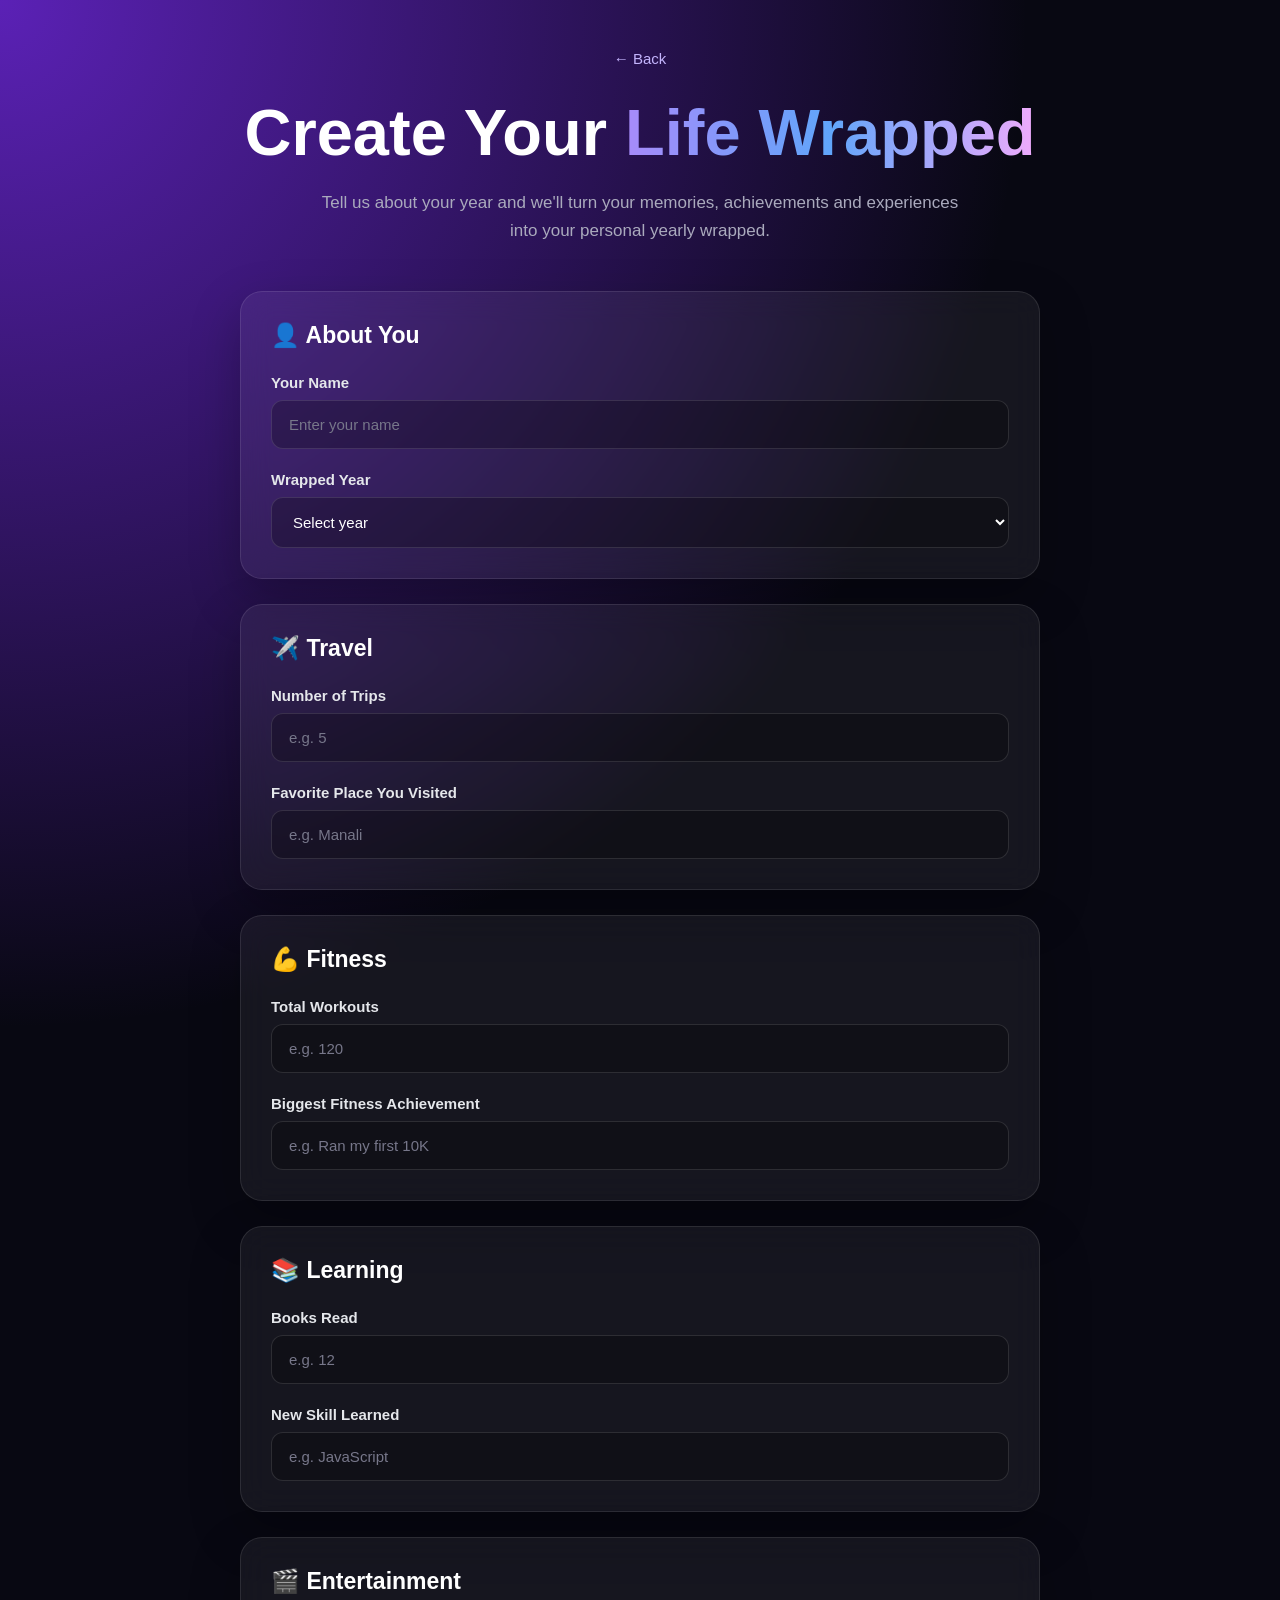
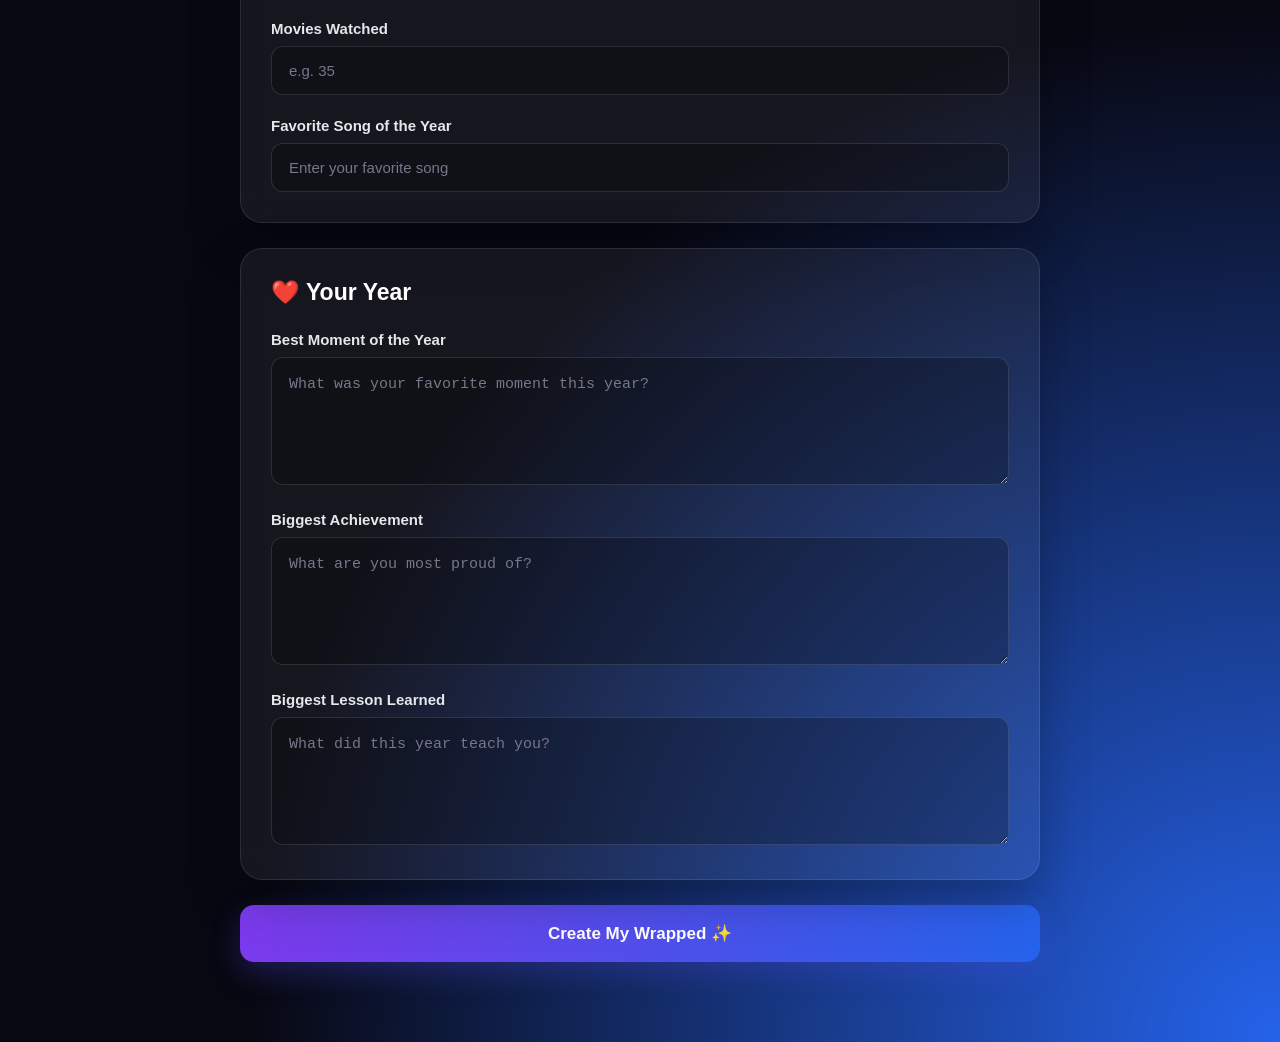
<file: form.html>
<!DOCTYPE html>
<html lang="en">

<head>
    <meta charset="UTF-8">
    <meta name="viewport" content="width=device-width, initial-scale=1.0">

    <title>Life Wrapped - Create Your Wrapped</title>

    <link rel="stylesheet" href="CSS/form.css">
</head>

<body>

    <main class="form-container">

        <!-- Header -->
        <section class="form-header">
            <a href="index.html" class="back-btn">← Back</a>

            <h1>Create Your <span>Life Wrapped</span></h1>

            <p>
                Tell us about your year and we'll turn your memories,
                achievements and experiences into your personal yearly wrapped.
            </p>
        </section>


        <!-- Form -->
        <form id="wrappedForm">

            <!-- Personal Information -->
            <section class="form-section">

                <h2>👤 About You</h2>

                <div class="input-group">
                    <label for="name">Your Name</label>
                    <input
                        type="text"
                        id="name"
                        name="name"
                        placeholder="Enter your name"
                        required
                    >
                </div>

                <div class="input-group">
                    <label for="year">Wrapped Year</label>

                    <select id="year" name="year" required>
                        <option value="">Select year</option>
                        <option value="2026">2026</option>
                        <option value="2025">2025</option>
                        <option value="2024">2024</option>
                    </select>
                </div>

            </section>


            <!-- Travel -->
            <section class="form-section">

                <h2>✈️ Travel</h2>

                <div class="input-group">
                    <label for="trips">Number of Trips</label>

                    <input
                        type="number"
                        id="trips"
                        name="trips"
                        min="0"
                        placeholder="e.g. 5"
                        required
                    >
                </div>

                <div class="input-group">
                    <label for="favoritePlace">Favorite Place You Visited</label>

                    <input
                        type="text"
                        id="favoritePlace"
                        name="favoritePlace"
                        placeholder="e.g. Manali"
                    >
                </div>

            </section>


            <!-- Fitness -->
            <section class="form-section">

                <h2>💪 Fitness</h2>

                <div class="input-group">
                    <label for="workouts">Total Workouts</label>

                    <input
                        type="number"
                        id="workouts"
                        name="workouts"
                        min="0"
                        placeholder="e.g. 120"
                        required
                    >
                </div>

                <div class="input-group">
                    <label for="fitnessGoal">Biggest Fitness Achievement</label>

                    <input
                        type="text"
                        id="fitnessGoal"
                        name="fitnessGoal"
                        placeholder="e.g. Ran my first 10K"
                    >
                </div>

            </section>


            <!-- Books -->
            <section class="form-section">

                <h2>📚 Learning</h2>

                <div class="input-group">
                    <label for="books">Books Read</label>

                    <input
                        type="number"
                        id="books"
                        name="books"
                        min="0"
                        placeholder="e.g. 12"
                        required
                    >
                </div>

                <div class="input-group">
                    <label for="skill">New Skill Learned</label>

                    <input
                        type="text"
                        id="skill"
                        name="skill"
                        placeholder="e.g. JavaScript"
                    >
                </div>

            </section>


            <!-- Entertainment -->
            <section class="form-section">

                <h2>🎬 Entertainment</h2>

                <div class="input-group">
                    <label for="movies">Movies Watched</label>

                    <input
                        type="number"
                        id="movies"
                        name="movies"
                        min="0"
                        placeholder="e.g. 35"
                    >
                </div>

                <div class="input-group">
                    <label for="songs">Favorite Song of the Year</label>

                    <input
                        type="text"
                        id="songs"
                        name="songs"
                        placeholder="Enter your favorite song"
                    >
                </div>

            </section>


            <!-- Memories -->
            <section class="form-section">

                <h2>❤️ Your Year</h2>

                <div class="input-group">
                    <label for="bestMoment">Best Moment of the Year</label>

                    <textarea
                        id="bestMoment"
                        name="bestMoment"
                        rows="4"
                        placeholder="What was your favorite moment this year?"
                    ></textarea>
                </div>

                <div class="input-group">
                    <label for="achievement">Biggest Achievement</label>

                    <textarea
                        id="achievement"
                        name="achievement"
                        rows="4"
                        placeholder="What are you most proud of?"
                    ></textarea>
                </div>

                <div class="input-group">
                    <label for="lesson">Biggest Lesson Learned</label>

                    <textarea
                        id="lesson"
                        name="lesson"
                        rows="4"
                        placeholder="What did this year teach you?"
                    ></textarea>
                </div>

            </section>


            <!-- Submit -->
            <button type="submit" class="submit-btn">
                Create My Wrapped ✨
            </button>

        </form>

    </main>


    <script src="form.js"></script>
</body>

</html>
</file>
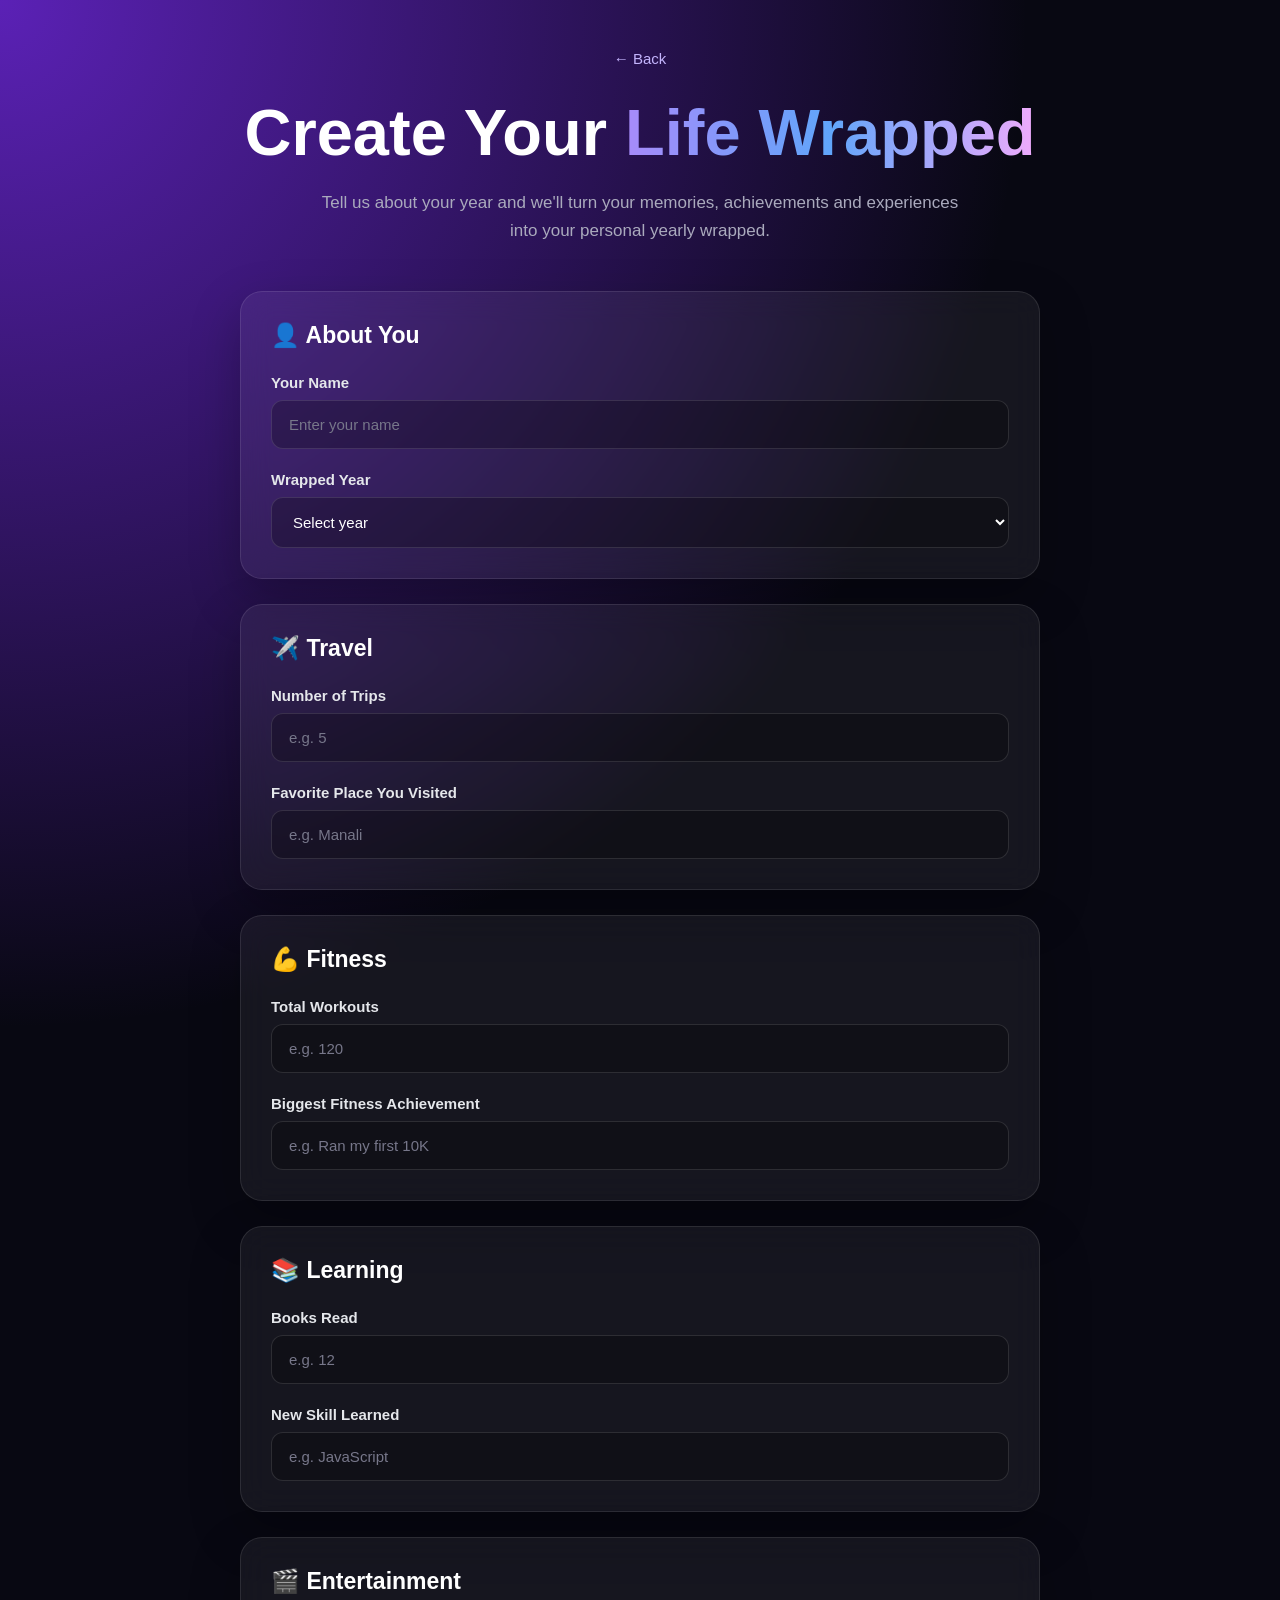
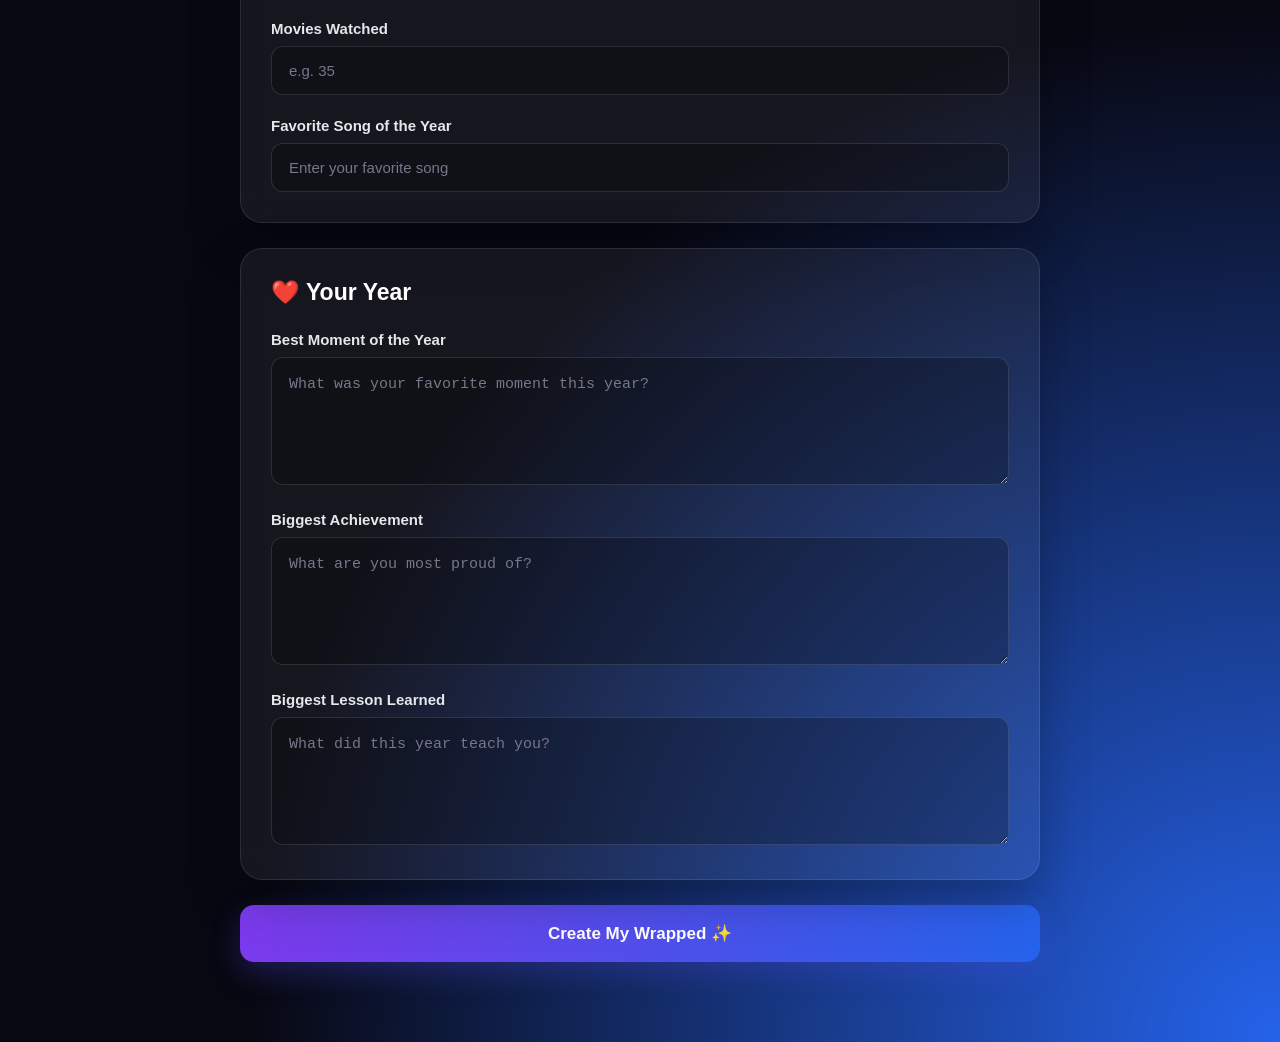
<file: result.html>
<!DOCTYPE html>
<html lang="en">

<head>
    <meta charset="UTF-8">
    <meta name="viewport" content="width=device-width, initial-scale=1.0">

    <title>My Life Wrapped</title>

    <link rel="stylesheet" href="CSS/result.css">
</head>

<body>

    <main class="wrapped-container">

        <!-- INTRO -->
        <section class="wrapped-screen intro-screen">

            <p class="small-title">YOUR YEAR, YOUR STORY</p>

            <h1>
                <span id="userName">Your</span>
                <br>
                <span class="gradient-text">Life Wrapped</span>
            </h1>

            <p class="year" id="year"></p>

            <button class="next-btn" onclick="showNext()">
                Let's Go ✨
            </button>

        </section>


        <!-- TRAVEL -->
        <section class="wrapped-screen hidden">

            <p class="small-title">YOUR YEAR IN TRAVEL</p>

            <h2>
                You went on
                <span class="gradient-text" id="trips">0</span>
                trips.
            </h2>

            <div class="big-number" id="tripsBig">0</div>

            <p class="description">
                From new places to unforgettable memories,
                every journey became part of your story.
            </p>

            <div class="info-card">
                <span>📍 Favorite Place</span>
                <strong id="favoritePlace">-</strong>
            </div>

            <button class="next-btn" onclick="showNext()">
                Next →
            </button>

        </section>


        <!-- FITNESS -->
        <section class="wrapped-screen hidden">

            <p class="small-title">YOUR FITNESS YEAR</p>

            <h2>
                You showed up
                <span class="gradient-text" id="workouts">0</span>
                times.
            </h2>

            <div class="big-number" id="workoutsBig">0</div>

            <p class="description">
                Every workout counted.
                Every session helped you become stronger.
            </p>

            <div class="info-card">
                <span>🏆 Biggest Achievement</span>
                <strong id="fitnessGoal">-</strong>
            </div>

            <button class="next-btn" onclick="showNext()">
                Next →
            </button>

        </section>


        <!-- LEARNING -->
        <section class="wrapped-screen hidden">

            <p class="small-title">YOUR LEARNING YEAR</p>

            <h2>
                You read
                <span class="gradient-text" id="books">0</span>
                books.
            </h2>

            <div class="big-number" id="booksBig">0</div>

            <p class="description">
                You kept learning, growing and discovering
                something new.
            </p>

            <div class="info-card">
                <span>🧠 New Skill</span>
                <strong id="skill">-</strong>
            </div>

            <button class="next-btn" onclick="showNext()">
                Next →
            </button>

        </section>


        <!-- ENTERTAINMENT -->
        <section class="wrapped-screen hidden">

            <p class="small-title">YOUR ENTERTAINMENT YEAR</p>

            <h2>
                You watched
                <span class="gradient-text" id="movies">0</span>
                movies.
            </h2>

            <div class="big-number" id="moviesBig">0</div>

            <p class="description">
                Your year had plenty of stories,
                songs and moments worth remembering.
            </p>

            <div class="info-card">
                <span>🎵 Favorite Song</span>
                <strong id="songs">-</strong>
            </div>

            <button class="next-btn" onclick="showNext()">
                Next →
            </button>

        </section>


        <!-- BEST MOMENT -->
        <section class="wrapped-screen hidden">

            <p class="small-title">YOUR BEST MOMENT</p>

            <h2 class="gradient-text">
                A memory worth keeping.
            </h2>

            <div class="quote-card">
                <p id="bestMoment">
                    Your best moment will appear here.
                </p>
            </div>

            <button class="next-btn" onclick="showNext()">
                Next →
            </button>

        </section>


        <!-- ACHIEVEMENT -->
        <section class="wrapped-screen hidden">

            <p class="small-title">YOUR BIGGEST WIN</p>

            <h2>
                Look how far
                <span class="gradient-text">you've come.</span>
            </h2>

            <div class="quote-card">
                <p id="achievement">
                    Your biggest achievement will appear here.
                </p>
            </div>

            <button class="next-btn" onclick="showNext()">
                Next →
            </button>

        </section>


        <!-- LESSON -->
        <section class="wrapped-screen hidden">

            <p class="small-title">THE LESSON</p>

            <h2>
                Your year
                <span class="gradient-text">taught you...</span>
            </h2>

            <div class="quote-card">
                <p id="lesson">
                    Your biggest lesson will appear here.
                </p>
            </div>

            <button class="next-btn" onclick="showNext()">
                See My Final Wrapped →
            </button>

        </section>


        <!-- FINAL -->
        <section class="wrapped-screen hidden final-screen">

            <p class="small-title">THAT WAS YOUR YEAR</p>

            <h1>
                <span id="finalName">Your</span>
                <br>
                <span class="gradient-text">Wrapped.</span>
            </h1>

            <p class="final-message">
                Every trip, every workout, every lesson,
                every memory made your year uniquely yours.
            </p>

            <div class="final-stats">

                <div>
                    <strong id="finalTrips">0</strong>
                    <span>Trips</span>
                </div>

                <div>
                    <strong id="finalWorkouts">0</strong>
                    <span>Workouts</span>
                </div>

                <div>
                    <strong id="finalBooks">0</strong>
                    <span>Books</span>
                </div>

                <div>
                    <strong id="finalMovies">0</strong>
                    <span>Movies</span>
                </div>

            </div>

            <button class="restart-btn" onclick="restartWrapped()">
                Create Another Wrapped ↻
            </button>

        </section>

    </main>


    <script src="result.js"></script>

</body>

</html>
</file>
<file: CSS/form.css>
/* =========================
   RESET
========================= */

* {
    margin: 0;
    padding: 0;
    box-sizing: border-box;
}

body {
    font-family: Arial, Helvetica, sans-serif;
    min-height: 100vh;
    background:
        radial-gradient(circle at top left, #5b21b6 0%, transparent 35%),
        radial-gradient(circle at bottom right, #2563eb 0%, transparent 35%),
        #080812;
    color: white;
}


/* =========================
   MAIN CONTAINER
========================= */

.form-container {
    width: 100%;
    max-width: 850px;
    margin: auto;
    padding: 50px 25px 80px;
}


/* =========================
   HEADER
========================= */

.form-header {
    text-align: center;
    margin-bottom: 45px;
}

.back-btn {
    display: inline-block;
    color: #c4b5fd;
    text-decoration: none;
    font-size: 15px;
    margin-bottom: 30px;
    transition: 0.3s;
}

.back-btn:hover {
    color: white;
    transform: translateX(-4px);
}

.form-header h1 {
    font-size: clamp(38px, 7vw, 65px);
    font-weight: 800;
    line-height: 1.1;
    margin-bottom: 20px;
}

.form-header h1 span {
    background: linear-gradient(90deg, #a78bfa, #60a5fa, #f0abfc);
    -webkit-background-clip: text;
    background-clip: text;
    color: transparent;
}

.form-header p {
    max-width: 650px;
    margin: auto;
    color: #aaaabd;
    font-size: 17px;
    line-height: 1.7;
}


/* =========================
   FORM SECTION
========================= */

.form-section {
    background: rgba(255, 255, 255, 0.06);
    border: 1px solid rgba(255, 255, 255, 0.1);
    border-radius: 22px;
    padding: 30px;
    margin-bottom: 25px;

    backdrop-filter: blur(15px);
    -webkit-backdrop-filter: blur(15px);

    box-shadow: 0 20px 50px rgba(0, 0, 0, 0.25);
}

.form-section h2 {
    font-size: 23px;
    margin-bottom: 25px;
}


/* =========================
   INPUT GROUP
========================= */

.input-group {
    margin-bottom: 22px;
}

.input-group:last-child {
    margin-bottom: 0;
}

.input-group label {
    display: block;
    margin-bottom: 9px;
    color: #e5e7eb;
    font-size: 15px;
    font-weight: 600;
}


/* =========================
   INPUTS
========================= */

.input-group input,
.input-group select,
.input-group textarea {
    width: 100%;
    padding: 15px 17px;

    border: 1px solid rgba(255, 255, 255, 0.12);
    border-radius: 12px;

    background: rgba(0, 0, 0, 0.25);
    color: white;

    font-size: 15px;
    outline: none;

    transition: 0.3s;
}


/* Input focus */

.input-group input:focus,
.input-group select:focus,
.input-group textarea:focus {
    border-color: #8b5cf6;

    box-shadow:
        0 0 0 3px rgba(139, 92, 246, 0.15),
        0 0 25px rgba(139, 92, 246, 0.1);
}


/* Placeholder */

.input-group input::placeholder,
.input-group textarea::placeholder {
    color: #77778a;
}


/* Select option */

.input-group select option {
    background: #11111d;
    color: white;
}


/* Textarea */

.input-group textarea {
    resize: vertical;
    min-height: 120px;
    line-height: 1.6;
}


/* =========================
   SUBMIT BUTTON
========================= */

.submit-btn {
    width: 100%;
    padding: 18px 25px;

    border: none;
    border-radius: 14px;

    background: linear-gradient(
        90deg,
        #7c3aed,
        #2563eb
    );

    color: white;
    font-size: 17px;
    font-weight: 700;

    cursor: pointer;

    transition: 0.3s;

    box-shadow:
        0 10px 30px rgba(79, 70, 229, 0.3);
}

.submit-btn:hover {
    transform: translateY(-3px);

    box-shadow:
        0 15px 40px rgba(79, 70, 229, 0.45);
}

.submit-btn:active {
    transform: translateY(0);
}


/* =========================
   RESPONSIVE
========================= */

@media (max-width: 600px) {

    .form-container {
        padding: 30px 15px 50px;
    }

    .form-header {
        margin-bottom: 30px;
    }

    .form-header h1 {
        font-size: 38px;
    }

    .form-header p {
        font-size: 15px;
    }

    .form-section {
        padding: 22px;
        border-radius: 18px;
    }

    .form-section h2 {
        font-size: 20px;
    }

    .input-group input,
    .input-group select,
    .input-group textarea {
        padding: 14px;
    }

    .submit-btn {
        padding: 16px;
    }
}
</file>
<file: CSS/result.css>
/* =========================================================
   LIFE WRAPPED — PREMIUM DARK THEME
========================================================= */


/* =========================================================
   1. DESIGN SYSTEM
========================================================= */

:root {
    --black: #030305;
    --dark: #07070c;
    --dark-2: #0c0c14;

    --white: #ffffff;
    --white-soft: #d8d8e4;
    --gray: #8b8b9c;

    --purple: #8b5cf6;
    --purple-light: #b794ff;

    --blue: #3b82f6;
    --cyan: #22d3ee;

    --pink: #ec4899;

    --glass: rgba(255, 255, 255, 0.055);
    --glass-hover: rgba(255, 255, 255, 0.085);

    --border: rgba(255, 255, 255, 0.10);

    --radius: 24px;

    --ease: cubic-bezier(0.22, 1, 0.36, 1);
}


/* =========================================================
   2. RESET
========================================================= */

* {
    margin: 0;
    padding: 0;
    box-sizing: border-box;
}

html {
    scroll-behavior: smooth;
}

body {
    min-height: 100vh;

    background: var(--black);

    color: var(--white);

    font-family:
        Inter,
        ui-sans-serif,
        system-ui,
        -apple-system,
        BlinkMacSystemFont,
        "Segoe UI",
        sans-serif;

    overflow-x: hidden;

    -webkit-font-smoothing: antialiased;
}


/* =========================================================
   3. MAIN
========================================================= */

.wrapped-container {
    width: 100%;
    min-height: 100vh;

    background: #030305;
}


/* =========================================================
   4. SCREEN
========================================================= */

.wrapped-screen {
    position: relative;

    width: 100%;
    min-height: 100vh;
    min-height: 100svh;

    padding:
        60px
        25px;

    display: flex;
    flex-direction: column;

    align-items: center;
    justify-content: center;

    text-align: center;

    overflow: hidden;

    isolation: isolate;

    background:

        /* Purple glow */
        radial-gradient(
            circle at 15% 20%,
            rgba(124, 58, 237, 0.18),
            transparent 28%
        ),

        /* Blue glow */
        radial-gradient(
            circle at 85% 75%,
            rgba(37, 99, 235, 0.15),
            transparent 28%
        ),

        /* Pink glow */
        radial-gradient(
            circle at 50% 100%,
            rgba(236, 72, 153, 0.07),
            transparent 30%
        ),

        #030305;

    animation:
        screenIn 0.8s var(--ease);
}


/* =========================================================
   5. AMBIENT LIGHT
========================================================= */

.wrapped-screen::before {
    content: "";

    position: absolute;

    width: 500px;
    height: 500px;

    top: -250px;
    right: -180px;

    border-radius: 50%;

    background:
        radial-gradient(
            circle,
            rgba(139, 92, 246, 0.22),
            transparent 65%
        );

    filter: blur(30px);

    pointer-events: none;

    z-index: -1;

    animation:
        floatingGlow 10s ease-in-out infinite;
}


.wrapped-screen::after {
    content: "";

    position: absolute;

    width: 450px;
    height: 450px;

    bottom: -230px;
    left: -180px;

    border-radius: 50%;

    background:
        radial-gradient(
            circle,
            rgba(59, 130, 246, 0.18),
            transparent 65%
        );

    filter: blur(30px);

    pointer-events: none;

    z-index: -1;

    animation:
        floatingGlow 12s ease-in-out infinite reverse;
}


/* =========================================================
   6. SUBTLE CENTER GLOW
========================================================= */

.wrapped-screen {
    background-image:

        radial-gradient(
            circle at 50% 45%,
            rgba(139, 92, 246, 0.045),
            transparent 35%
        ),

        radial-gradient(
            circle at 15% 20%,
            rgba(124, 58, 237, 0.18),
            transparent 28%
        ),

        radial-gradient(
            circle at 85% 75%,
            rgba(37, 99, 235, 0.15),
            transparent 28%
        ),

        #030305;
}


/* =========================================================
   7. HIDDEN
========================================================= */

.hidden {
    display: none !important;
}


/* =========================================================
   8. SMALL TITLE
========================================================= */

.small-title {
    position: relative;
    z-index: 2;

    margin-bottom: 25px;

    color: #9f8cff;

    font-size: 11px;

    font-weight: 800;

    letter-spacing: 0.32em;

    text-transform: uppercase;

    opacity: 0;

    animation:
        fadeUp 0.7s ease 0.1s forwards;
}


/* =========================================================
   9. HEADINGS
========================================================= */

h1,
h2 {
    position: relative;
    z-index: 2;

    font-weight: 900;

    letter-spacing: -0.055em;

    text-wrap: balance;
}


h1 {
    max-width: 1100px;

    font-size:
        clamp(
            4rem,
            10vw,
            8rem
        );

    line-height: 0.9;

    margin-bottom: 30px;

    animation:
        titleReveal 0.9s var(--ease) 0.1s both;
}


h2 {
    max-width: 1000px;

    font-size:
        clamp(
            2.4rem,
            6.5vw,
            6rem
        );

    line-height: 1;

    margin-bottom: 35px;

    animation:
        titleReveal 0.9s var(--ease) 0.15s both;
}


/* =========================================================
   10. GRADIENT TEXT
========================================================= */

.gradient-text {
    background:
        linear-gradient(
            100deg,
            #ffffff 0%,
            #b794ff 25%,
            #8b5cf6 45%,
            #60a5fa 70%,
            #f0abfc 100%
        );

    background-size: 250% auto;

    -webkit-background-clip: text;
    background-clip: text;

    -webkit-text-fill-color: transparent;

    animation:
        gradientFlow 5s ease infinite;
}


/* =========================================================
   11. YEAR
========================================================= */

.year {
    position: relative;
    z-index: 2;

    margin-bottom: 45px;

    color: var(--gray);

    font-size: 20px;

    font-weight: 500;

    letter-spacing: 0.12em;

    animation:
        fadeUp 0.7s ease 0.25s both;
}


/* =========================================================
   12. DESCRIPTION
========================================================= */

.description {
    position: relative;
    z-index: 2;

    width: min(100%, 620px);

    margin-bottom: 35px;

    color: #9999aa;

    font-size: 17px;

    line-height: 1.8;

    animation:
        fadeUp 0.7s ease 0.25s both;
}


/* =========================================================
   13. BIG NUMBER
========================================================= */

.big-number {
    position: relative;
    z-index: 2;

    margin-bottom: 35px;

    font-size:
        clamp(
            8rem,
            21vw,
            16rem
        );

    font-weight: 950;

    line-height: 0.78;

    letter-spacing: -0.09em;

    background:
        linear-gradient(
            135deg,
            #ffffff 5%,
            #c4b5fd 25%,
            #8b5cf6 45%,
            #3b82f6 75%,
            #22d3ee 100%
        );

    background-size: 250% 250%;

    -webkit-background-clip: text;
    background-clip: text;

    -webkit-text-fill-color: transparent;

    filter:
        drop-shadow(
            0 0 35px
            rgba(139, 92, 246, 0.25)
        );

    animation:
        numberPop 0.9s var(--ease),
        gradientFlow 5s ease infinite;
}


/* =========================================================
   14. INFO CARD
========================================================= */

.info-card {
    position: relative;
    z-index: 2;

    width: min(100%, 620px);

    padding: 28px 30px;

    margin-bottom: 35px;

    display: flex;

    flex-direction: column;

    gap: 9px;

    border:
        1px solid var(--border);

    border-radius:
        var(--radius);

    background:
        linear-gradient(
            145deg,
            rgba(255,255,255,0.08),
            rgba(255,255,255,0.025)
        );

    backdrop-filter:
        blur(25px);

    -webkit-backdrop-filter:
        blur(25px);

    box-shadow:
        0 25px 80px
        rgba(0,0,0,0.5);

    overflow: hidden;

    transition:
        transform 0.4s var(--ease),
        border-color 0.4s ease,
        background 0.4s ease;

    animation:
        cardIn 0.8s var(--ease) 0.25s both;
}


/* Card light */

.info-card::before {
    content: "";

    position: absolute;

    width: 180px;
    height: 180px;

    top: -100px;
    right: -70px;

    border-radius: 50%;

    background:
        rgba(139, 92, 246, 0.12);

    filter: blur(35px);
}


.info-card:hover {
    transform:
        translateY(-8px);

    border-color:
        rgba(167, 139, 250, 0.30);

    background:
        var(--glass-hover);
}


.info-card span {
    position: relative;

    color: #777789;

    font-size: 13px;

    font-weight: 700;

    letter-spacing: 0.04em;
}


.info-card strong {
    position: relative;

    color: #ffffff;

    font-size: 25px;

    font-weight: 800;

    overflow-wrap: anywhere;
}


/* =========================================================
   15. QUOTE CARD
========================================================= */

.quote-card {
    position: relative;
    z-index: 2;

    width: min(100%, 700px);

    padding:
        clamp(
            30px,
            5vw,
            50px
        );

    margin-bottom: 35px;

    border:
        1px solid rgba(255,255,255,0.11);

    border-radius: 28px;

    background:
        linear-gradient(
            145deg,
            rgba(139,92,246,0.13),
            rgba(59,130,246,0.055),
            rgba(255,255,255,0.025)
        );

    backdrop-filter:
        blur(30px);

    -webkit-backdrop-filter:
        blur(30px);

    box-shadow:
        0 35px 100px
        rgba(0,0,0,0.55);

    overflow: hidden;

    animation:
        cardIn 0.8s var(--ease) 0.25s both;

    transition:
        transform 0.4s var(--ease),
        border-color 0.4s ease;
}


/* Top neon line */

.quote-card::before {
    content: "";

    position: absolute;

    top: 0;
    left: 50%;

    width: 45%;
    height: 2px;

    transform:
        translateX(-50%);

    background:
        linear-gradient(
            90deg,
            transparent,
            #8b5cf6,
            #60a5fa,
            transparent
        );

    box-shadow:
        0 0 25px
        rgba(139,92,246,0.7);
}


.quote-card:hover {
    transform:
        translateY(-8px);

    border-color:
        rgba(139,92,246,0.30);
}


.quote-card p {
    color: #eeeeF5;

    font-size:
        clamp(
            19px,
            3vw,
            27px
        );

    line-height: 1.6;

    font-weight: 500;

    overflow-wrap: anywhere;
}


/* =========================================================
   16. BUTTONS
========================================================= */

.next-btn,
.restart-btn {
    position: relative;
    z-index: 5;

    padding:
        16px 32px;

    border: 1px solid
        rgba(255,255,255,0.15);

    border-radius: 999px;

    background:
        linear-gradient(
            100deg,
            #6d28d9,
            #7c3aed,
            #2563eb
        );

    background-size:
        200% auto;

    color: white;

    font-size: 15px;

    font-weight: 800;

    letter-spacing: 0.01em;

    cursor: pointer;

    box-shadow:
        0 10px 35px
        rgba(91,33,182,0.35);

    transition:
        transform 0.35s var(--ease),
        box-shadow 0.35s ease,
        background-position 0.5s ease;

    animation:
        fadeUp 0.7s ease 0.35s both;
}


/* Outer glow */

.next-btn::before,
.restart-btn::before {
    content: "";

    position: absolute;

    inset: -2px;

    border-radius: inherit;

    background:
        linear-gradient(
            90deg,
            #8b5cf6,
            #3b82f6,
            #ec4899
        );

    z-index: -1;

    filter: blur(18px);

    opacity: 0;

    transition:
        opacity 0.35s ease;
}


.next-btn:hover,
.restart-btn:hover {
    transform:
        translateY(-5px)
        scale(1.03);

    background-position:
        100% center;

    box-shadow:
        0 20px 60px
        rgba(99,102,241,0.45);
}


.next-btn:hover::before,
.restart-btn:hover::before {
    opacity: 0.55;
}


.next-btn:active,
.restart-btn:active {
    transform:
        scale(0.97);
}


.next-btn:focus-visible,
.restart-btn:focus-visible {
    outline:
        2px solid #a78bfa;

    outline-offset:
        5px;
}


/* =========================================================
   17. FINAL SCREEN
========================================================= */

.final-screen {
    background:

        radial-gradient(
            circle at 50% 30%,
            rgba(124,58,237,0.25),
            transparent 35%
        ),

        radial-gradient(
            circle at 10% 80%,
            rgba(37,99,235,0.15),
            transparent 30%
        ),

        radial-gradient(
            circle at 90% 20%,
            rgba(236,72,153,0.12),
            transparent 28%
        ),

        #030305;
}


/* =========================================================
   18. FINAL MESSAGE
========================================================= */

.final-message {
    position: relative;
    z-index: 2;

    width: min(100%, 650px);

    margin-bottom: 45px;

    color: #9696a8;

    font-size: 17px;

    line-height: 1.8;
}


/* =========================================================
   19. FINAL STATS
========================================================= */

.final-stats {
    position: relative;
    z-index: 2;

    width: min(100%, 800px);

    margin-bottom: 42px;

    display: grid;

    grid-template-columns:
        repeat(4, 1fr);

    gap: 15px;
}


.final-stats div {
    position: relative;

    padding: 27px 15px;

    border:
        1px solid rgba(255,255,255,0.09);

    border-radius:
        20px;

    background:
        rgba(255,255,255,0.045);

    backdrop-filter:
        blur(20px);

    -webkit-backdrop-filter:
        blur(20px);

    overflow: hidden;

    transition:
        transform 0.35s var(--ease),
        background 0.35s ease,
        border-color 0.35s ease;
}


/* Individual glow */

.final-stats div::before {
    content: "";

    position: absolute;

    width: 90px;
    height: 90px;

    top: -50px;
    right: -30px;

    border-radius: 50%;

    background:
        rgba(139,92,246,0.15);

    filter: blur(20px);
}


.final-stats div:hover {
    transform:
        translateY(-8px);

    background:
        rgba(255,255,255,0.075);

    border-color:
        rgba(139,92,246,0.28);
}


.final-stats strong {
    position: relative;

    display: block;

    margin-bottom: 8px;

    font-size:
        clamp(
            30px,
            4vw,
            42px
        );

    font-weight: 900;

    background:
        linear-gradient(
            135deg,
            #ffffff,
            #a78bfa,
            #60a5fa
        );

    -webkit-background-clip: text;
    background-clip: text;

    -webkit-text-fill-color: transparent;
}


.final-stats span {
    position: relative;

    color: #737386;

    font-size: 11px;

    font-weight: 800;

    letter-spacing: 0.13em;

    text-transform: uppercase;
}


/* =========================================================
   20. ANIMATIONS
========================================================= */

@keyframes screenIn {

    from {
        opacity: 0;
        transform: scale(0.985);
    }

    to {
        opacity: 1;
        transform: scale(1);
    }
}


@keyframes fadeUp {

    from {
        opacity: 0;
        transform: translateY(25px);
    }

    to {
        opacity: 1;
        transform: translateY(0);
    }
}


@keyframes titleReveal {

    from {
        opacity: 0;

        transform:
            translateY(35px)
            scale(0.97);
    }

    to {
        opacity: 1;

        transform:
            translateY(0)
            scale(1);
    }
}


@keyframes cardIn {

    from {
        opacity: 0;

        transform:
            translateY(35px)
            scale(0.96);
    }

    to {
        opacity: 1;

        transform:
            translateY(0)
            scale(1);
    }
}


@keyframes numberPop {

    from {
        opacity: 0;

        transform:
            scale(0.65)
            translateY(30px);
    }

    to {
        opacity: 1;

        transform:
            scale(1)
            translateY(0);
    }
}


@keyframes gradientFlow {

    0% {
        background-position:
            0% 50%;
    }

    50% {
        background-position:
            100% 50%;
    }

    100% {
        background-position:
            0% 50%;
    }
}


@keyframes floatingGlow {

    0%,
    100% {
        transform:
            translate(0, 0)
            scale(1);
    }

    50% {
        transform:
            translate(-30px, 25px)
            scale(1.08);
    }
}


/* =========================================================
   21. TABLET
========================================================= */

@media (max-width: 800px) {

    .wrapped-screen {
        padding:
            50px 22px;
    }

    h1 {
        font-size:
            clamp(
                3.5rem,
                12vw,
                6rem
            );
    }

    h2 {
        font-size:
            clamp(
                2.3rem,
                9vw,
                4.5rem
            );
    }

    .final-stats {
        gap: 12px;
    }
}


/* =========================================================
   22. MOBILE
========================================================= */

@media (max-width: 600px) {

    .wrapped-screen {
        padding:
            35px 18px;
    }


    .small-title {
        margin-bottom: 20px;

        font-size: 9px;

        letter-spacing:
            0.22em;
    }


    h1 {
        font-size:
            clamp(
                3rem,
                15vw,
                4.5rem
            );

        line-height: 0.92;
    }


    h2 {
        font-size:
            clamp(
                2rem,
                10vw,
                3.2rem
            );

        line-height: 1.05;
    }


    .year {
        margin-bottom: 32px;

        font-size: 17px;
    }


    .description {
        font-size: 15px;

        line-height: 1.65;
    }


    .big-number {
        font-size:
            clamp(
                7rem,
                31vw,
                10rem
            );
    }


    .info-card {
        padding:
            23px 18px;

        border-radius:
            19px;
    }


    .info-card strong {
        font-size: 20px;
    }


    .quote-card {
        padding:
            28px 20px;

        border-radius:
            22px;
    }


    .quote-card p {
        font-size: 18px;

        line-height: 1.6;
    }


    .next-btn,
    .restart-btn {
        padding:
            14px 24px;

        font-size: 14px;
    }


    .final-message {
        font-size: 15px;

        line-height: 1.7;
    }


    .final-stats {
        grid-template-columns:
            repeat(2, 1fr);

        gap: 10px;
    }


    .final-stats div {
        padding:
            20px 10px;

        border-radius:
            17px;
    }


    .final-stats strong {
        font-size: 30px;
    }


    .final-stats span {
        font-size: 9px;
    }
}


/* =========================================================
   23. SMALL PHONES
========================================================= */

@media (max-width: 380px) {

    .wrapped-screen {
        padding:
            30px 14px;
    }


    h1 {
        font-size:
            2.7rem;
    }


    h2 {
        font-size:
            1.9rem;
    }


    .big-number {
        font-size:
            6.3rem;
    }


    .quote-card {
        padding:
            24px 16px;
    }


    .quote-card p {
        font-size:
            17px;
    }


    .final-stats {
        gap: 8px;
    }
}


/* =========================================================
   24. REDUCED MOTION
========================================================= */

@media (prefers-reduced-motion: reduce) {

    *,
    *::before,
    *::after {
        animation-duration:
            0.01ms !important;

        animation-iteration-count:
            1 !important;

        transition-duration:
            0.01ms !important;

        scroll-behavior:
            auto !important;
    }
}
</file>
